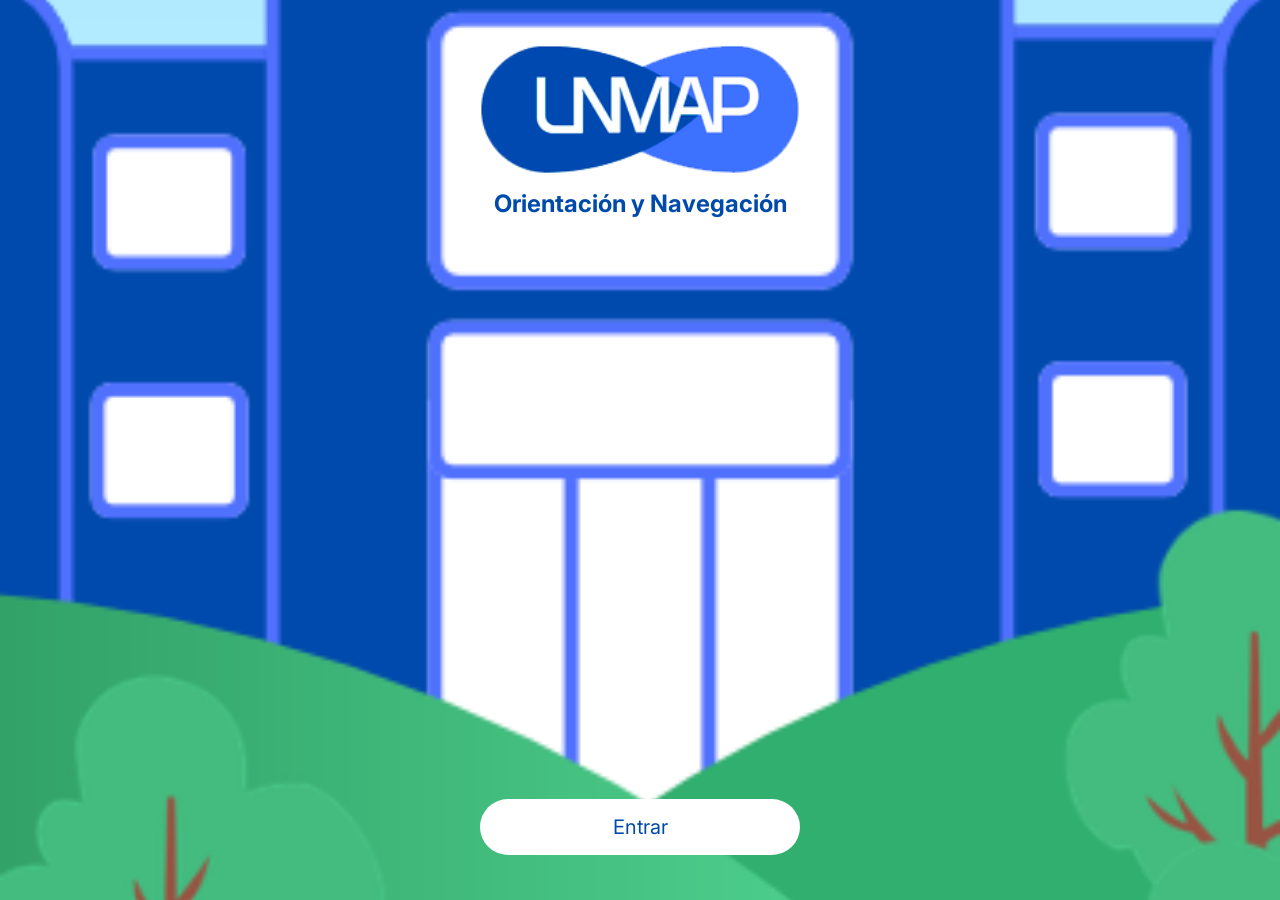
<file: index.html>
<!DOCTYPE html>
<html lang="es">

<head>
    <meta charset="UTF-8">
    <meta name="viewport" content="width=device-width, initial-scale=1.0">
    <title>UNMaps | Entrar</title>
    <link rel="icon" type="image/png" href="img/icons/mapita.png">
    <link rel="preconnect" href="https://fonts.googleapis.com">
    <link rel="preconnect" href="https://fonts.gstatic.com" crossorigin>
    <link
        href="https://fonts.googleapis.com/css2?family=Inter:ital,opsz,wght@0,14..32,100..900;1,14..32,100..900&display=swap"
        rel="stylesheet">
    <link href="https://cdn.jsdelivr.net/npm/bootstrap@5.3.3/dist/css/bootstrap.min.css" rel="stylesheet">
    <link rel="stylesheet" href="https://cdn.jsdelivr.net/npm/bootstrap-icons@1.11.3/font/bootstrap-icons.min.css">
    <link rel="stylesheet" href="style.css">
</head>

<body class="page-index">
    <main>
        <div class="main-index">
            <img src="img/logo.png" class="logo-index" alt="Logotipo de U.N.MAP">
            <p class="texto-index">Orientación y Navegación</p>
        </div>
        <a class="index-button" href="inicio.html">Entrar</a>
    </main>
</body>

</html>
</file>
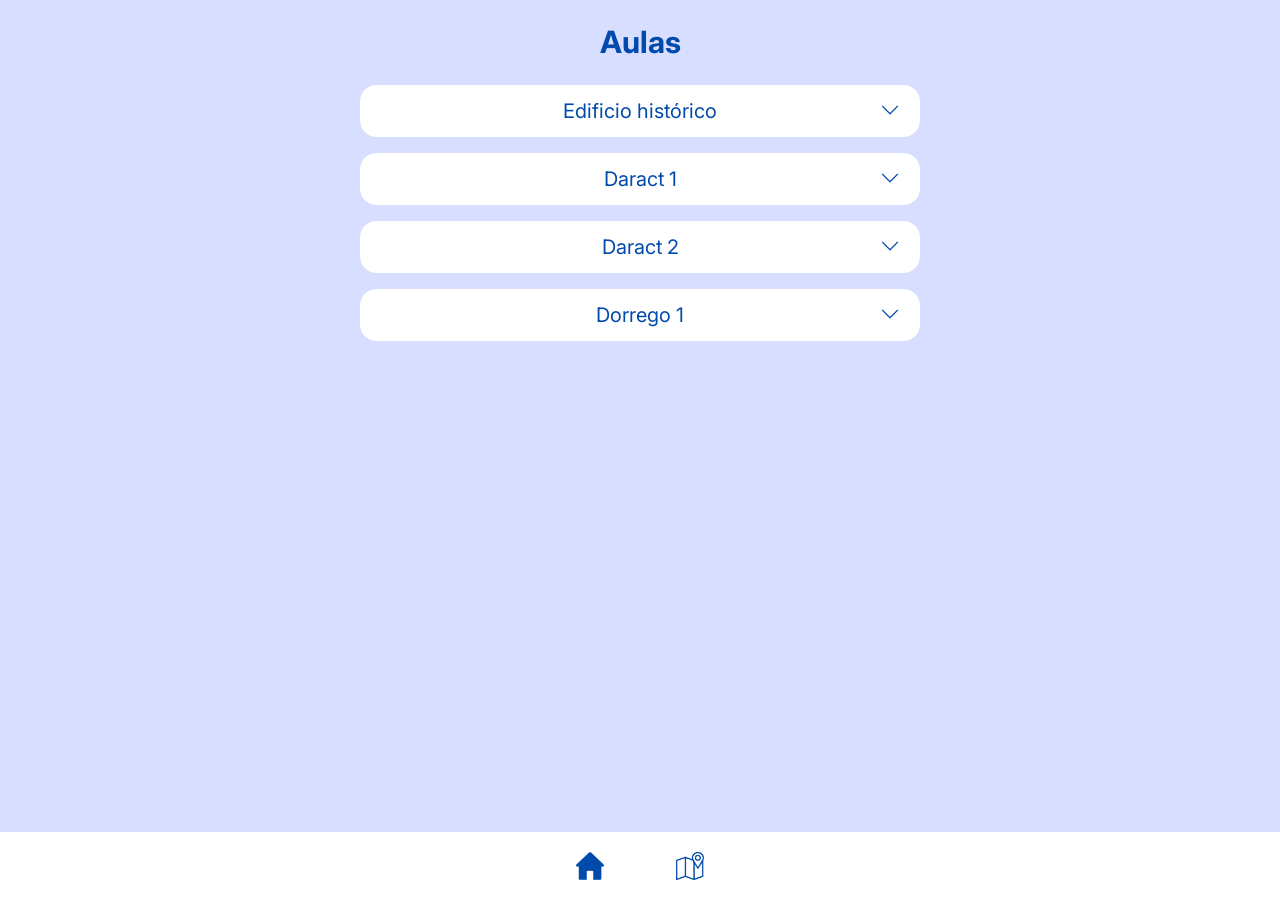
<file: aulas.html>
<!DOCTYPE html>
<html lang="es">
<head>
    <meta charset="UTF-8">
    <meta name="viewport" content="width=device-width, initial-scale=1.0">
    <title>UNMaps - Búsqueda</title>
    <link rel="icon" type="image/png" href="img/icons/mapita.png">
    <link rel="preconnect" href="https://fonts.googleapis.com">
    <link rel="preconnect" href="https://fonts.gstatic.com" crossorigin>
    <link href="https://fonts.googleapis.com/css2?family=Inter:ital,opsz,wght@0,14..32,100..900;1,14..32,100..900&display=swap" rel="stylesheet">
    <link href="https://cdn.jsdelivr.net/npm/bootstrap@5.3.3/dist/css/bootstrap.min.css" rel="stylesheet">
    <link rel="stylesheet" href="https://cdn.jsdelivr.net/npm/bootstrap-icons@1.11.3/font/bootstrap-icons.min.css">
    <link rel="stylesheet" href="style.css">
</head>
<body class="page-search">
    <nav class="navbar fixed-bottom py-2">
        <div class="container-fluid justify-content-center gap-5">
            <a href="inicio.html" class="nav-icon-button" data-page="inicio" aria-label="Inicio">
                <img src="img/icons/casa.png" alt="" aria-hidden="true">
            </a>
            <a href="map.html" class="nav-icon-button" data-page="map" aria-label="Mapa">
                <img src="img/icons/mapita.png" alt="" aria-hidden="true">
            </a>
        </div>
    </nav>

    <main class="container text-center py-4">
        <h1 class="titulo-aulas-edificios">Aulas</h1>

        <div class="d-grid gap-3 mt-4 building-list">
            <div class="building-item">
                <button type="button" class="building-button" aria-expanded="false" aria-controls="options-historico">
                    Edificio histórico <i class="bi bi-chevron-down" aria-hidden="true"></i>
                </button>
                <div class="building-options" id="options-historico" hidden>
                    <div class="room-grid">
                        <button type="button" class="room-button" data-room="H001" data-route="salonH001">H001</button>
                        <button type="button" class="room-button" data-room="H002" data-route="salonH002">H002</button>
                        <button type="button" class="room-button" data-room="H003" data-route="salonH003">H003</button>
                        <button type="button" class="room-button" data-room="H004" data-route="salonH004">H004</button>
                        <button type="button" class="room-button" data-room="G001" data-route="salonG001">G001</button>
                        <button type="button" class="room-button" data-room="G002" data-route="salonG002">G002</button>
                        <button type="button" class="room-button" data-room="G003" data-route="salonG003">G003</button>
                        <button type="button" class="room-button" data-room="G004" data-route="salonG004">G004</button>
                        <button type="button" class="room-button" data-room="F001" data-route="salonF001">F001</button>
                        <button type="button" class="room-button" data-room="F002" data-route="salonF002">F002</button>
                        <button type="button" class="room-button" data-room="F003" data-route="salonF003">F003</button>
                        <button type="button" class="room-button" data-room="F004" data-route="salonF004">F004</button>
                    </div>
                </div>
            </div>
            <div class="building-item">
                <button type="button" class="building-button" aria-expanded="false" aria-controls="options-daract-1">
                    Daract 1 <i class="bi bi-chevron-down" aria-hidden="true"></i>
                </button>
                <div class="building-options" id="options-daract-1" hidden>
                    <div class="room-grid">
                        <button type="button" class="room-button" data-room="Aula1y3" data-route="d1aula1y3">Aula 1-3</button>
                        <button type="button" class="room-button" data-room="Aula2" data-route="d1aula2">Aula 2</button>
                        <button type="button" class="room-button" data-room="Aula4" data-route="d1aula4">Aula 4</button>
                        <button type="button" class="room-button" data-room="Aula5y7" data-route="d1aula5y7">Aula 5-7</button>
                        <button type="button" class="room-button" data-room="Aula6" data-route="d1aula6">Aula 6</button>
                        <button type="button" class="room-button" data-room="Aula8" data-route="d1aula8">Aula 8</button>
                    </div>
                </div>
            </div>
            <div class="building-item">
                <button type="button" class="building-button" aria-expanded="false" aria-controls="options-daract-2">
                    Daract 2 <i class="bi bi-chevron-down" aria-hidden="true"></i>
                </button>
                <div class="building-options" id="options-daract-2" hidden>
                    <div class="room-grid">
                        <button type="button" class="room-button" data-room="aula1y3" data-route="d2aula1y3">Aula 1-3</button>
                        <button type="button" class="room-button" data-room="aula2" data-route="d2aula2">Aula 2</button>
                        <button type="button" class="room-button" data-room="aula4" data-route="d2aula4">Aula 4</button>
                        <button type="button" class="room-button" data-room="aula5" data-route="d2aula5">Aula 5</button>
                        <button type="button" class="room-button" data-room="aula6" data-route="d2aula6">Aula 6</button>
                        <button type="button" class="room-button" data-room="aula8" data-route="d2aula8">Aula 8</button>
                        <button type="button" class="room-button" data-room="sum" data-route="d2sum">SUM</button>
                    </div>
                </div>
            </div>
            <div class="building-item">
                <button type="button" class="building-button" aria-expanded="false" aria-controls="options-dorrego-1">
                    Dorrego 1 <i class="bi bi-chevron-down" aria-hidden="true"></i>
                </button>
                <div class="building-options" id="options-dorrego-1" hidden>
                    Próximamente...
                </div>
            </div>
        </div>
    </main>

    <script>
        const buildingButtons = document.querySelectorAll('.building-button');

        buildingButtons.forEach((button) => {
            button.addEventListener('click', () => {
                if (button.getAttribute('aria-controls') === 'options-daract-1') {
                    localStorage.setItem('daractI', 'true');
                    localStorage.setItem('daractII', 'false');
                } else if (button.getAttribute('aria-controls') === 'options-daract-2') {
                    localStorage.setItem('daractI', 'false');
                    localStorage.setItem('daractII', 'true');
                } else {
                    localStorage.setItem('SUM', 'false');
                }

                const options = document.getElementById(button.getAttribute('aria-controls'));
                const shouldOpen = button.getAttribute('aria-expanded') !== 'true';

                buildingButtons.forEach((item) => {
                    item.setAttribute('aria-expanded', 'false');
                    const itemOptions = document.getElementById(item.getAttribute('aria-controls'));
                    const itemElement = item.closest('.building-item');
                    itemElement.classList.remove('is-open');
                    itemOptions.hidden = true;
                });

                if (shouldOpen) {
                    const buildingItem = button.closest('.building-item');
                    options.hidden = false;
                    options.getBoundingClientRect();
                    button.setAttribute('aria-expanded', 'true');
                    buildingItem.classList.add('is-open');
                }

                document.body.classList.toggle('has-open-building', shouldOpen);
            });
        });

        document.querySelectorAll('.room-grid').forEach((grid) => {
            grid.addEventListener('click', (event) => {
                const selectedButton = event.target.closest('.room-button');
                if (!selectedButton) return;

                const selectedRoom = selectedButton.dataset.room;
                const isSum = selectedRoom === 'sum';
                const isHistorico = grid.closest('.building-options').id === 'options-historico';
                const isDaractI = grid.closest('.building-options').id === 'options-daract-1';
                const isDaractII = grid.closest('.building-options').id === 'options-daract-2';
                const routeRooms = isDaractI
                    ? ['Aula1y3', 'Aula2', 'Aula4', 'Aula5y7', 'Aula6', 'Aula8']
                    : ['aula1y3', 'aula2', 'aula4', 'aula5', 'aula6', 'aula8'];
                routeRooms.forEach((room) => {
                    localStorage.setItem(room, String(selectedRoom === room));
                });
                localStorage.setItem('SUM', String(isSum));
                if (isHistorico) {
                    localStorage.setItem('daractI', 'false');
                    localStorage.setItem('daractII', 'false');
                }
                if (isDaractI) {
                    localStorage.setItem('daractI', 'true');
                    localStorage.setItem('daractII', 'false');
                }
                if (isSum) {
                    localStorage.setItem('daractI', 'false');
                    localStorage.setItem('daractII', 'true');
                }

                grid.querySelectorAll('.room-button').forEach((button) => {
                    button.classList.toggle('is-selected', button === selectedButton);
                });

                if (isHistorico || isDaractI || isDaractII) {
                    const params = new URLSearchParams({
                        ubicacion_objetivo_aulas: selectedButton.dataset.route
                    });
                    if (isHistorico) {
                        params.set('ubicacion_objetivo', 'historico');
                    } else if (isDaractI || isDaractII) {
                        params.set('ubicacion_objetivo', isDaractI ? 'daract1' : 'daract2');
                    }
                    setTimeout(() => {
                        window.location.href = `map.html?${params.toString()}`;
                    }, 180);
                }
            });
        });

        const currentPage = window.location.pathname.split('/').pop() || 'inicio.html';
        const navButtons = document.querySelectorAll('.navbar .nav-icon-button');

        navButtons.forEach((button) => {
            const page = button.dataset.page;
            const isCurrentPage =
                (page === 'inicio' && currentPage === 'inicio.html') ||
                (page === 'map' && currentPage === 'map.html');

            button.classList.toggle('active', isCurrentPage);

            button.addEventListener('click', () => {
                navButtons.forEach((item) => item.classList.remove('active'));
                button.classList.add('active');
            });
        });
    </script>
</body>
</html>
</file>
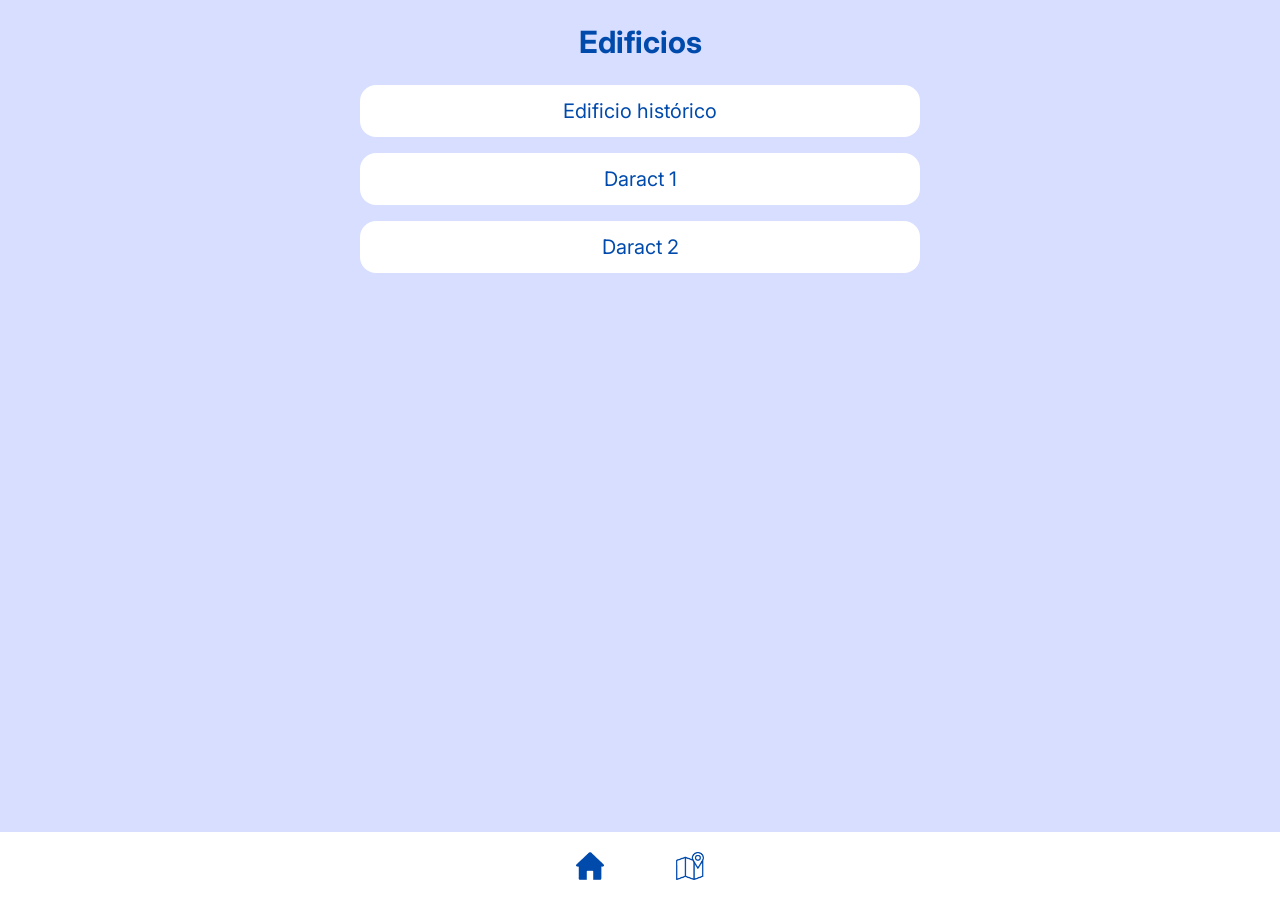
<file: edificios.html>
<!DOCTYPE html>
<html lang="es">
<head>
    <meta charset="UTF-8">
    <meta name="viewport" content="width=device-width, initial-scale=1.0">
    <title>UNMaps - Edificios</title>
    <link rel="icon" type="image/png" href="img/icons/mapita.png">
    <link rel="preconnect" href="https://fonts.googleapis.com">
    <link rel="preconnect" href="https://fonts.gstatic.com" crossorigin>
    <link href="https://fonts.googleapis.com/css2?family=Inter:ital,opsz,wght@0,14..32,100..900;1,14..32,100..900&display=swap" rel="stylesheet">
    <link href="https://cdn.jsdelivr.net/npm/bootstrap@5.3.3/dist/css/bootstrap.min.css" rel="stylesheet">
    <link rel="stylesheet" href="https://cdn.jsdelivr.net/npm/bootstrap-icons@1.11.3/font/bootstrap-icons.min.css">
    <link rel="stylesheet" href="style.css">
</head>
<body class="page-edificios">
    <nav class="navbar fixed-bottom py-2">
        <div class="container-fluid justify-content-center gap-5">
            <a href="inicio.html" class="nav-icon-button" data-page="inicio" aria-label="Inicio">
                <img src="img/icons/casa.png" alt="" aria-hidden="true">
            </a>
            <a href="map.html" class="nav-icon-button" data-page="map" aria-label="Mapa">
                <img src="img/icons/mapita.png" alt="" aria-hidden="true">
            </a>
        </div>
    </nav>

    <main class="container text-center py-4">
        <h1 class="titulo-aulas-edificios">Edificios</h1>

        <div class="d-grid gap-3 mt-4 building-list">
            <button type="button" class="building-button" data-target="historico">Edificio histórico</button>
            <button type="button" class="building-button" data-target="daract1">Daract 1</button>
            <button type="button" class="building-button" data-target="daract2">Daract 2</button>
        </div>
    </main>

    <script>
        document.querySelectorAll('.building-button').forEach((button) => {
            const target = button.dataset.target;

            if (!target) return;

            button.addEventListener('click', () => {
                const params = new URLSearchParams({
                    ubicacion_objetivo: target
                });

                setTimeout(() => {
                    window.location.href = `map.html?${params.toString()}`;
                }, 180);
            });
        });

        const currentPage = window.location.pathname.split('/').pop() || 'inicio.html';
        const navButtons = document.querySelectorAll('.navbar .nav-icon-button');

        navButtons.forEach((button) => {
            const page = button.dataset.page;
            const isCurrentPage =
                (page === 'inicio' && currentPage === 'inicio.html') ||
                (page === 'map' && currentPage === 'map.html');

            button.classList.toggle('active', isCurrentPage);

            button.addEventListener('click', () => {
                navButtons.forEach((item) => item.classList.remove('active'));
                button.classList.add('active');
            });
        });
    </script>
</body>
</html>
</file>
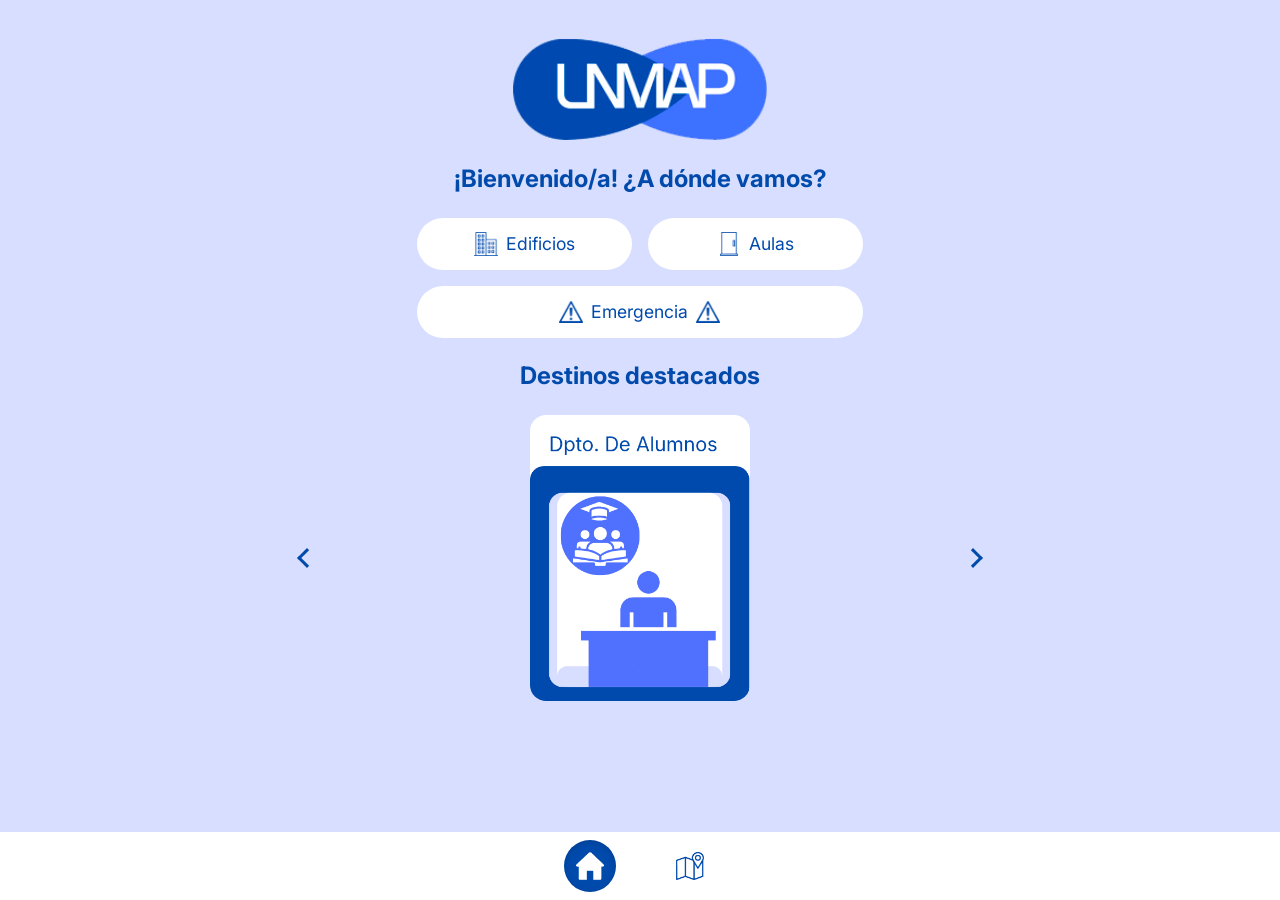
<file: inicio.html>
<!DOCTYPE html>
<html lang="es">

<head>
    <meta charset="UTF-8">
    <meta name="viewport" content="width=device-width, initial-scale=1.0">
    <title>UNMaps</title>
    <link rel="icon" type="image/png" href="img/icons/mapita.png">
    <!-- Bootstrap CSS CDN -->
    <link rel="preconnect" href="https://fonts.googleapis.com">
    <link rel="preconnect" href="https://fonts.gstatic.com" crossorigin>
    <link
        href="https://fonts.googleapis.com/css2?family=Inter:ital,opsz,wght@0,14..32,100..900;1,14..32,100..900&display=swap"
        rel="stylesheet">
    <link href="https://cdn.jsdelivr.net/npm/bootstrap@5.3.3/dist/css/bootstrap.min.css" rel="stylesheet">
    <link rel="stylesheet" href="https://cdn.jsdelivr.net/npm/bootstrap-icons@1.11.3/font/bootstrap-icons.min.css">
    <link rel="stylesheet" href="style.css">
</head>

<body class="page-inicio">
    <div class="d-flex justify-content-center">
        <img src="img/logo.png" class="logo-inicio" alt="Logotipo de U.N.MAP">
    </div>

    <!-- 1. Barra de navegación (Navbar) -->
    <nav class="navbar fixed-bottom py-2">
        <div class="container-fluid justify-content-center gap-5">
            <a href="inicio.html" class="nav-icon-button" data-page="inicio" aria-label="Inicio">
                <img src="img/icons/casa.png" alt="" aria-hidden="true">
            </a>
            <a href="map.html" class="nav-icon-button" data-page="map" aria-label="Mapa">
                <img src="img/icons/mapita.png" alt="" aria-hidden="true">
            </a>
        </div>
    </nav>

    <main class="container text-center py-4">
        <h1 class="textos-inicio">¡Bienvenido/a! ¿A dónde vamos?</h1>

        <div class="d-flex justify-content-center gap-3 mt-4">
            <a href="edificios.html" class="nav-icon-button home-action-button home-action-button--standard"
                aria-label="Edificios">
                <img src="img/icons/edificios.png" alt="" aria-hidden="true">
                Edificios
            </a>
            <a href="aulas.html" class="nav-icon-button home-action-button home-action-button--standard"
                aria-label="Aulas">
                <img src="img/icons/aulas.png" alt="" aria-hidden="true">
                Aulas
            </a>
        </div>

        <div class="d-flex justify-content-center mt-3">
            <button type="button" class="nav-icon-button home-action-button home-action-button--emergency"
                aria-label="Emergencia">
                <img src="img/icons/emergencia.png" alt="" aria-hidden="true">
                Emergencia
                <img src="img/icons/emergencia.png" alt="" aria-hidden="true">
            </button>
        </div>

        <h2 class="textos-inicio pt-4">Destinos destacados</h2>

        <div id="destinosCarousel" class="carousel slide mt-4" data-bs-ride="false" data-bs-touch="true"
            data-bs-interval="false">
            <div class="carousel-inner">
                <div class="carousel-item active">
                    <div class="destino-card border-0 shadow-sm overflow-hidden justify-content-center">
                        <button type="button" class="destination-route-button" data-route="dptoalumnos"
                            aria-label="Mostrar ruta al Departamento de alumnos">
                            <img src="img/carousel/dptoalumnos.png" class="dibujo-carta" alt="">
                        </button>
                    </div>
                </div>
                <div class="carousel-item">
                    <div class="destino-card border-0 shadow-sm overflow-hidden justify-content-center">
                        <button type="button" class="destination-route-button" data-route="banos"
                            aria-label="Mostrar ruta a los baños">
                            <img src="img/carousel/banios.png" class="dibujo-carta" alt="">
                        </button>
                    </div>
                </div>
                <div class="carousel-item">
                    <div class="destino-card border-0 shadow-sm overflow-hidden justify-content-center">
                        <button type="button" class="destination-route-button" data-route="buffetnuevo"
                            aria-label="Mostrar ruta al Buffet nuevo">
                            <img src="img/carousel/buffetnuevo.png" class="dibujo-carta" alt="">
                        </button>
                    </div>
                </div>
                <div class="carousel-item">
                    <div class="destino-card border-0 shadow-sm overflow-hidden justify-content-center">
                        <button type="button" class="destination-route-button" data-route="buffetviejo"
                            aria-label="Mostrar ruta al Buffet viejo">
                            <img src="img/carousel/buffetviejo.png" class="dibujo-carta" alt="">
                        </button>
                    </div>
                </div>
                <div class="carousel-item">
                    <div class="destino-card border-0 shadow-sm overflow-hidden justify-content-center">
                        <button type="button" class="destination-route-button" data-route="fotocopiadora"
                            aria-label="Mostrar ruta a la Fotocopiadora">
                            <img src="img/carousel/fotocopia.png" class="dibujo-carta" alt="">
                        </button>
                    </div>
                </div>
                <div class="carousel-item">
                    <div class="destino-card border-0 shadow-sm overflow-hidden justify-content-center">
                        <button type="button" class="destination-route-button" data-route="bienestar"
                            aria-label="Mostrar ruta a Bienestar">
                            <img src="img/carousel/bienestar.png" class="dibujo-carta" alt="">
                        </button>
                    </div>
                </div>
                <div class="carousel-item">
                    <div class="destino-card border-0 shadow-sm overflow-hidden justify-content-center">
                        <button type="button" class="destination-route-button" data-route="d1biblioteca"
                            data-zone="daract1" aria-label="Mostrar ruta a la Biblioteca ruidosa del Daract 1">
                            <img src="img/carousel/biblioruido.png" class="dibujo-carta" alt="">
                        </button>
                    </div>
                </div>
                <div class="carousel-item">
                    <div class="destino-card border-0 shadow-sm overflow-hidden justify-content-center">
                        <button type="button" class="destination-route-button" data-route="bibliotecasilenciosa"
                            aria-label="Mostrar ruta a la Biblioteca silenciosa">
                            <img src="img/carousel/bibliosilencio.png" class="dibujo-carta" alt="">
                        </button>
                    </div>
                </div>
                <div class="carousel-item">
                    <div class="destino-card border-0 shadow-sm overflow-hidden justify-content-center">
                        <button type="button" class="destination-route-button" data-route="enfermeria"
                            aria-label="Mostrar ruta a Enfermería">
                            <img src="img/carousel/enfermeria.png" class="dibujo-carta" alt="">
                        </button>
                    </div>
                </div>
            </div>
            <button class="carousel-control-prev" type="button" data-bs-target="#destinosCarousel"
                data-bs-slide="prev" aria-label="Destino anterior">
                <span class="carousel-control-prev-icon" aria-hidden="true"></span>
            </button>
            <button class="carousel-control-next" type="button" data-bs-target="#destinosCarousel"
                data-bs-slide="next" aria-label="Destino siguiente">
                <span class="carousel-control-next-icon" aria-hidden="true"></span>
            </button>
        </div>
    </main>

    <script>
        const edificiosLink = document.querySelector('.home-action-button[aria-label="Edificios"]');
        edificiosLink.addEventListener('click', (event) => {
            event.preventDefault();
            const destino = edificiosLink.href;
            setTimeout(() => {
                window.location.href = destino;
            }, 180);
        });

        const aulasLink = document.querySelector('.home-action-button[aria-label="Aulas"]');
        aulasLink.addEventListener('click', (event) => {
            event.preventDefault();
            const destino = aulasLink.href;
            setTimeout(() => {
                window.location.href = destino;
            }, 180);
        });

        const emergencyButton = document.querySelector('.home-action-button[aria-label="Emergencia"]');
        emergencyButton.addEventListener('click', () => {
            setTimeout(() => {
                window.location.href = 'map.html?ubicacion_objetivo=emergencia';
            }, 180);
        });

        const currentPage = window.location.pathname.split('/').pop() || 'inicio.html';
        const navButtons = document.querySelectorAll('.navbar .nav-icon-button');

        navButtons.forEach((button) => {
            const page = button.dataset.page;
            const isCurrentPage =
                (page === 'inicio' && currentPage === 'inicio.html') ||
                (page === 'map' && currentPage === 'map.html');

            button.classList.toggle('active', isCurrentPage);

            button.addEventListener('click', () => {
                navButtons.forEach((item) => item.classList.remove('active'));
                button.classList.add('active');
            });
        });

        const carousel = document.getElementById('destinosCarousel');
        document.querySelectorAll('.destination-route-button').forEach((button) => {
            button.addEventListener('click', () => {
                const params = new URLSearchParams();
                if (button.dataset.route === 'banos') {
                    params.set('ubicacion_objetivo', 'banos');
                } else {
                    params.set('ubicacion_objetivo', button.dataset.zone || 'historico');
                    params.set('ubicacion_objetivo_aulas', button.dataset.route);
                }

                setTimeout(() => {
                    window.location.href = `map.html?${params.toString()}`;
                }, 180);
            });
        });

        let startX = 0;
        let currentX = 0;
        let dragging = false;

        const resetDrag = () => {
            dragging = false;
            carousel.classList.remove('dragging');
        };

        const finishDrag = (event) => {
            if (!dragging) return;

            const deltaX = currentX - startX;
            resetDrag();

            if (carousel.hasPointerCapture && carousel.hasPointerCapture(event.pointerId)) {
                carousel.releasePointerCapture(event.pointerId);
            }

            if (Math.abs(deltaX) <= 50) return;

            const bsCarousel = bootstrap.Carousel.getOrCreateInstance(carousel);
            if (deltaX < 0) {
                bsCarousel.next();
            } else {
                bsCarousel.prev();
            }
        };

        carousel.addEventListener('pointerdown', (event) => {
            if (event.target.closest('.carousel-control-prev, .carousel-control-next, .destination-route-button')) return;

            event.preventDefault();
            dragging = true;
            startX = event.clientX;
            currentX = event.clientX;
            carousel.classList.add('dragging');

            if (carousel.setPointerCapture) {
                carousel.setPointerCapture(event.pointerId);
            }
        });

        carousel.addEventListener('pointermove', (event) => {
            if (!dragging) return;
            currentX = event.clientX;
        });

        carousel.addEventListener('pointerup', finishDrag);
        carousel.addEventListener('pointercancel', () => resetDrag());
    </script>

    <!-- Bootstrap JS Bundle con Popper (necesario para menús desplegables, modales, etc.) -->
    <script src="https://cdn.jsdelivr.net/npm/bootstrap@5.3.3/dist/js/bootstrap.bundle.min.js"></script>
</body>

</html>
</file>
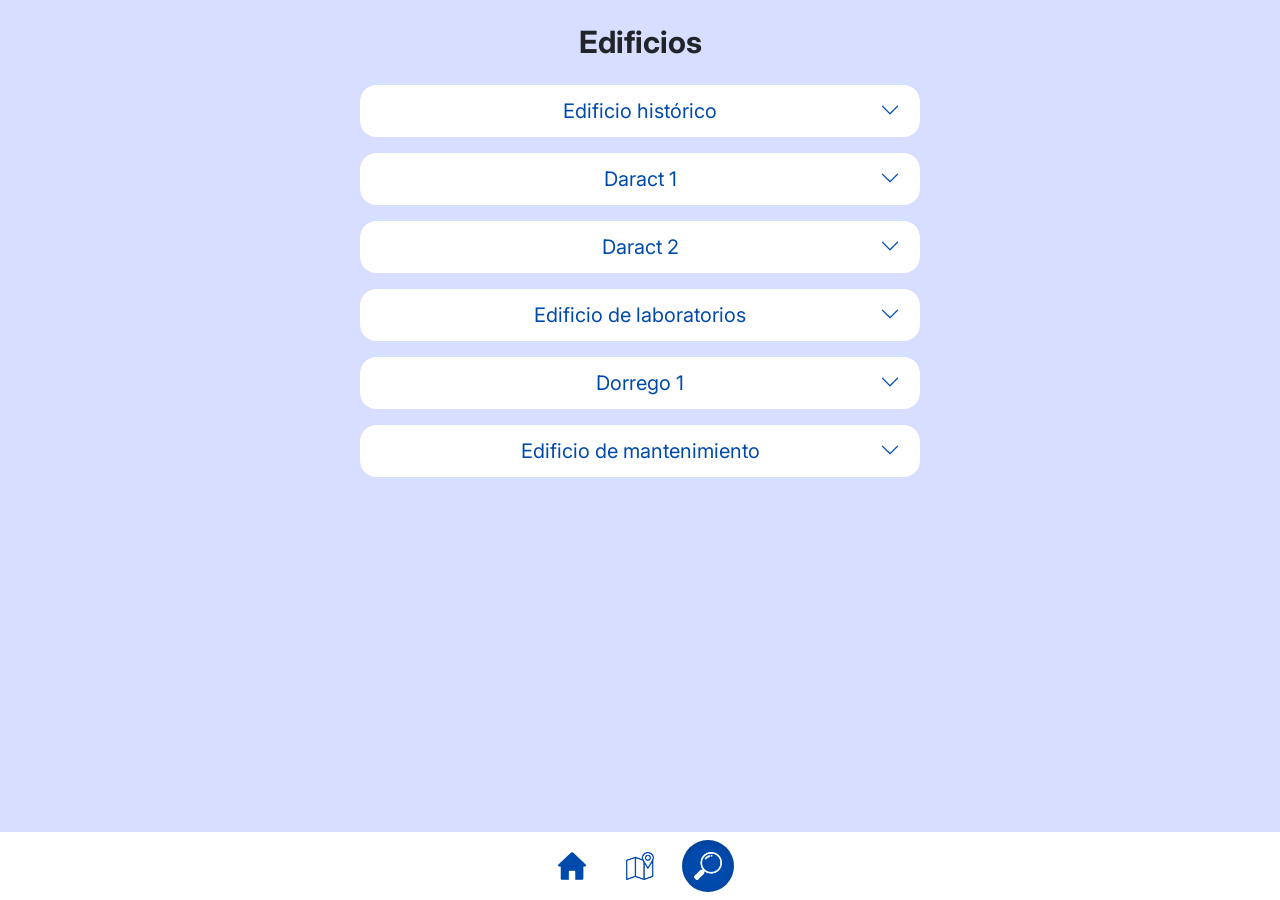
<file: search.html>
<!DOCTYPE html>
<html lang="es">
<head>
    <meta charset="UTF-8">
    <meta name="viewport" content="width=device-width, initial-scale=1.0">
    <title>UNMaps - Búsqueda</title>
    <link rel="preconnect" href="https://fonts.googleapis.com">
    <link rel="preconnect" href="https://fonts.gstatic.com" crossorigin>
    <link href="https://fonts.googleapis.com/css2?family=Inter:ital,opsz,wght@0,14..32,100..900;1,14..32,100..900&display=swap" rel="stylesheet">
    <link href="https://cdn.jsdelivr.net/npm/bootstrap@5.3.3/dist/css/bootstrap.min.css" rel="stylesheet">
    <link rel="stylesheet" href="https://cdn.jsdelivr.net/npm/bootstrap-icons@1.11.3/font/bootstrap-icons.min.css">
    <link rel="stylesheet" href="style.css">
</head>
<body class="page-search">
    <nav class="navbar fixed-bottom py-2">
        <div class="container-fluid justify-content-center gap-3">
            <a href="index.html" class="nav-icon-button" data-page="index" aria-label="Inicio">
                <img src="img/icons/casa.png" alt="" aria-hidden="true">
            </a>
            <a href="map.html" class="nav-icon-button" data-page="map" aria-label="Mapa">
                <img src="img/icons/mapita.png" alt="" aria-hidden="true">
            </a>
            <a href="search.html" class="nav-icon-button" data-page="search" aria-label="Buscar">
                <img src="img/icons/lupa.png" alt="" aria-hidden="true">
            </a>
        </div>
    </nav>

    <main class="container text-center py-4">
        <h1 class="fw-bold page-heading">Edificios</h1>

        <div class="d-grid gap-3 mt-4 building-list">
            <div class="building-item">
                <button type="button" class="building-button" aria-expanded="false" aria-controls="options-historico">
                    Edificio histórico <i class="bi bi-chevron-down" aria-hidden="true"></i>
                </button>
                <div class="building-options" id="options-historico" hidden>
                    Las opciones de aulas se agregarán aquí.
                </div>
            </div>
            <div class="building-item">
                <button type="button" class="building-button" aria-expanded="false" aria-controls="options-daract-1">
                    Daract 1 <i class="bi bi-chevron-down" aria-hidden="true"></i>
                </button>
                <div class="building-options" id="options-daract-1" hidden>
                    <div class="room-grid">
                        <button type="button" class="room-button" data-room="Aula1y3">Aula 1-3</button>
                        <button type="button" class="room-button" data-room="Aula2">Aula 2</button>
                        <button type="button" class="room-button" data-room="Aula4">Aula 4</button>
                        <button type="button" class="room-button" data-room="Aula5y7">Aula 5-7</button>
                        <button type="button" class="room-button" data-room="Aula6">Aula 6</button>
                        <button type="button" class="room-button" data-room="Aula8">Aula 8</button>
                        <button type="button" class="room-button" data-room="Banos">Baños</button>
                        <button type="button" class="room-button" data-room="Biblioteca">Biblioteca</button>
                    </div>
                </div>
            </div>
            <div class="building-item">
                <button type="button" class="building-button" aria-expanded="false" aria-controls="options-daract-2">
                    Daract 2 <i class="bi bi-chevron-down" aria-hidden="true"></i>
                </button>
                <div class="building-options" id="options-daract-2" hidden>
                    <div class="room-grid">
                        <button type="button" class="room-button" data-room="aula1y3">Aula 1-3</button>
                        <button type="button" class="room-button" data-room="aula2">Aula 2</button>
                        <button type="button" class="room-button" data-room="aula4">Aula 4</button>
                        <button type="button" class="room-button" data-room="aula5">Aula 5</button>
                        <button type="button" class="room-button" data-room="aula6">Aula 6</button>
                        <button type="button" class="room-button" data-room="aula8">Aula 8</button>
                        <button type="button" class="room-button" data-room="banos">Baños</button>
                        <button type="button" class="room-button" data-room="sum">SUM</button>
                    </div>
                </div>
            </div>
            <div class="building-item">
                <button type="button" class="building-button" aria-expanded="false" aria-controls="options-laboratorios">
                    Edificio de laboratorios <i class="bi bi-chevron-down" aria-hidden="true"></i>
                </button>
                <div class="building-options" id="options-laboratorios" hidden>
                    Las opciones de aulas se agregarán aquí.
                </div>
            </div>
            <div class="building-item">
                <button type="button" class="building-button" aria-expanded="false" aria-controls="options-dorrego-1">
                    Dorrego 1 <i class="bi bi-chevron-down" aria-hidden="true"></i>
                </button>
                <div class="building-options" id="options-dorrego-1" hidden>
                    Las opciones de aulas se agregarán aquí.
                </div>
            </div>
            <div class="building-item">
                <button type="button" class="building-button" aria-expanded="false" aria-controls="options-mantenimiento">
                    Edificio de mantenimiento <i class="bi bi-chevron-down" aria-hidden="true"></i>
                </button>
                <div class="building-options" id="options-mantenimiento" hidden>
                    Las opciones de aulas se agregarán aquí.
                </div>
            </div>
        </div>
    </main>

    <script>
        const buildingButtons = document.querySelectorAll('.building-button');

        buildingButtons.forEach((button) => {
            button.addEventListener('click', () => {
                if (button.getAttribute('aria-controls') === 'options-daract-1') {
                    localStorage.setItem('daractI', 'true');
                    localStorage.setItem('daractII', 'false');
                } else if (button.getAttribute('aria-controls') === 'options-daract-2') {
                    localStorage.setItem('daractI', 'false');
                    localStorage.setItem('daractII', 'true');
                } else {
                    localStorage.setItem('SUM', 'false');
                }

                const options = document.getElementById(button.getAttribute('aria-controls'));
                const shouldOpen = button.getAttribute('aria-expanded') !== 'true';

                buildingButtons.forEach((item) => {
                    item.setAttribute('aria-expanded', 'false');
                    const itemOptions = document.getElementById(item.getAttribute('aria-controls'));
                    const itemElement = item.closest('.building-item');
                    itemElement.classList.remove('is-open');
                    itemOptions.hidden = true;
                });

                if (shouldOpen) {
                    const buildingItem = button.closest('.building-item');
                    options.hidden = false;
                    options.getBoundingClientRect();
                    button.setAttribute('aria-expanded', 'true');
                    buildingItem.classList.add('is-open');
                }

                document.body.classList.toggle('has-open-building', shouldOpen);
            });
        });

        document.querySelectorAll('.room-grid').forEach((grid) => {
            grid.addEventListener('click', (event) => {
                const selectedButton = event.target.closest('.room-button');
                if (!selectedButton) return;

                const selectedRoom = selectedButton.dataset.room;
                const isSum = selectedRoom === 'sum';
                const isDaractI = grid.closest('.building-options').id === 'options-daract-1';
                const routeRooms = isDaractI
                    ? ['Aula1y3', 'Aula2', 'Aula4', 'Aula5y7', 'Aula6', 'Aula8', 'Banos', 'Biblioteca']
                    : ['aula1y3', 'aula2', 'aula4', 'aula5', 'aula6', 'aula8', 'banos'];
                routeRooms.forEach((room) => {
                    localStorage.setItem(room, String(selectedRoom === room));
                });
                localStorage.setItem('SUM', String(isSum));
                if (isDaractI) {
                    localStorage.setItem('daractI', 'true');
                    localStorage.setItem('daractII', 'false');
                }
                if (isSum) {
                    localStorage.setItem('daractI', 'false');
                    localStorage.setItem('daractII', 'true');
                }

                grid.querySelectorAll('.room-button').forEach((button) => {
                    button.classList.toggle('is-selected', button === selectedButton);
                });
            });
        });

        const currentPage = window.location.pathname.split('/').pop() || 'index.html';
        const navButtons = document.querySelectorAll('.navbar .nav-icon-button');

        navButtons.forEach((button) => {
            const page = button.dataset.page;
            const isCurrentPage =
                (page === 'index' && currentPage === 'index.html') ||
                (page === 'map' && currentPage === 'map.html') ||
                (page === 'search' && currentPage === 'search.html');

            button.classList.toggle('active', isCurrentPage);

            button.addEventListener('click', () => {
                navButtons.forEach((item) => item.classList.remove('active'));
                button.classList.add('active');
            });
        });
    </script>
</body>
</html>
</file>
<file: style.css>
.nav-icon-button {
    width: 52px;
    height: 52px;
    border-radius: 50%;
    border: none;
    background-color: #ffffff;
    color: #004aac;
    display: flex;
    align-items: center;
    justify-content: center;
    transition: all 0.2s ease-in-out;
    text-decoration: none;
    text-underline-offset: unset;
}

.nav-icon-button:hover,
.nav-icon-button:focus {
    background-color: #5070fe;
    border: none;
    color: #ffffff;
    text-decoration: none;
    text-underline-offset: unset;
}

.nav-icon-button:active,
.nav-icon-button.active {
    background-color: #004aac;
    border: none;
    color: #ffffff;
    box-shadow: inset 0 2px 6px rgba(0, 0, 0, 0.15);
}

.nav-icon-button i {
    font-size: 1.25rem;
}

.nav-icon-button img {
    width: 28px;
    height: 28px;
    object-fit: contain;
}

.nav-icon-button:hover img,
.nav-icon-button:focus img,
.nav-icon-button:active img,
.nav-icon-button.active img {
    filter: brightness(0) invert(1);
}

/* # Estilos compartidos */
.page-index {
    background-image: url('img/ingreso.png');
    background-size: cover;
    background-position: center center;
    background-repeat: no-repeat;
    min-height: 100vh;
    min-height: 100svh;
    margin: 0;
    padding: 0;
    overflow-x: hidden;
    font-family: 'Inter', sans-serif;
}

.page-index main {
    display: flex;
    flex-direction: column;
    min-height: 100vh;
    min-height: 100svh;
}

.main-index {
    display: flex;
    justify-content: flex-start;
    align-items: center;
    flex-direction: column;
    width: 100%;
    padding-top: clamp(1.5rem, 5vh, 3rem);
}

.logo-index {
    display: block;
    width: min(60vw, 320px);
    height: auto;
    filter: drop-shadow(0 0 3px #ffffff);
}

.texto-index {
    font-weight: bold;
    margin: 0.75rem 1rem 0;
    font-size: clamp(1.1rem, 2.2vw, 1.5rem);
    color: #004aac;
    text-align: center;
    -webkit-text-stroke: 1.5px #ffffff;
    paint-order: stroke fill;
}

.index-button {
    display: flex;
    justify-content: center;
    align-items: center;
    width: min(80%, 320px);
    margin: auto auto clamp(1.5rem, 5vh, 3rem);
    padding: 0.8rem 1rem;
    border-radius: 999px;
    background-color: #ffffff;
    color: #004aac;
    font-size: 20px;
    text-decoration: none;
    transition: background-color 0.2s ease-in-out;
}

.index-button:hover,
.index-button:focus-visible {
    background-color: #5070fe;
}

.index-button:focus-visible {
    outline: 2px solid #004aac;
    outline-offset: 3px;
}

.page-inicio,
.page-map,
.page-search,
.page-edificios {
    font-family: 'Inter', sans-serif;
    font-size: 12pt;
    background-color: #d7deff;
    padding-bottom: 76px;
}

.page-inicio h3,
.page-inicio h4,
.page-inicio h5,
.page-inicio h6,
.page-map h1,
.page-map h2,
.page-map h3,
.page-map h4,
.page-map h5,
.page-map h6,
.page-search h1,
.page-search h2,
.page-search h3,
.page-search h4,
.page-search h5,
.page-search h6,
.page-edificios h1,
.page-edificios h2,
.page-edificios h3,
.page-edificios h4,
.page-edificios h5,
.page-edificios h6 {
    font-size: 23pt;
}

.page-inicio .nav-icon-button,
.page-map .nav-icon-button,
.page-search .nav-icon-button,
.page-edificios .nav-icon-button {
    font-size: 15pt;
}

.page-inicio .navbar.fixed-bottom,
.page-map .navbar.fixed-bottom,
.page-search .navbar.fixed-bottom,
.page-edificios .navbar.fixed-bottom {
    background-color: #ffffff !important;
}

.page-inicio .navbar.fixed-bottom .nav-icon-button,
.page-map .navbar.fixed-bottom .nav-icon-button,
.page-search .navbar.fixed-bottom .nav-icon-button,
.page-edificios .navbar.fixed-bottom .nav-icon-button {
    margin: 0;
}

/* # inicio.html */

.textos-inicio {
    font-weight: bold;
    font-size: 150%;
    color: #004aac;
}

.page-inicio .home-action-button {
    gap: 8px;
    border-radius: 999px;
    font-size: 110%;
}

.page-inicio .home-action-button img {
    width: 24px;
    height: 24px;
    object-fit: contain;
}

.page-inicio #destinosCarousel {
    position: relative;
    overflow: hidden;
    touch-action: pan-y;
    user-select: none;
    cursor: grab;
}

.page-inicio #destinosCarousel.dragging {
    cursor: grabbing;
}

.page-inicio #destinosCarousel .carousel-inner {
    overflow: hidden;
}

.page-inicio #destinosCarousel .carousel-control-prev,
.page-inicio #destinosCarousel .carousel-control-next {
    top: 50%;
    bottom: auto;
    width: 44px;
    height: 44px;
    opacity: 1;
    transform: translateY(-50%);
}

.page-inicio #destinosCarousel .carousel-control-prev-icon,
.page-inicio #destinosCarousel .carousel-control-next-icon {
    width: 14px;
    height: 14px;
    background-image: none;
}

.page-inicio #destinosCarousel .carousel-control-prev-icon {
    border-left: 3px solid #004aac;
    border-bottom: 3px solid #004aac;
    transform: rotate(45deg);
}

.page-inicio #destinosCarousel .carousel-control-next-icon {
    border-right: 3px solid #004aac;
    border-bottom: 3px solid #004aac;
    transform: rotate(-45deg);
}

.page-inicio #destinosCarousel .carousel-control-prev {
    left: calc(50% - 31% - 3rem);
}

.page-inicio #destinosCarousel .carousel-control-next {
    right: calc(50% - 31% - 3rem);
}

/*0000000000000000000000000000000000000000000000000000000000000000000000000000000000000*/
.page-inicio .destino-card {
    border: 0px;
    background: rgba(236, 8, 8, 0);
}

.page-inicio .destination-route-button {
    padding: 0;
    border: 0;
    background: transparent;
    line-height: 0;
    cursor: pointer;
}

.page-inicio .destination-route-button:focus-visible {
    outline: 3px solid #004aac;
    outline-offset: 4px;
    border-radius: 0.7rem;
}

@media (max-width: 440px) {
    .logo-inicio {
        width: 60%;
        margin-top: 5%;
    }

    .page-inicio .home-action-button--standard {
        width: 43%;
    }

    .page-inicio .home-action-button--emergency {
        width: 90%;
    }

    .page-inicio .dibujo-carta {
        border-radius: 0.7rem;
        width: 62%;
    }
}

@media (min-width: 441px) {
    .logo-inicio {
        width: 20%;
        margin-top: 3%;
    }

    .page-inicio .home-action-button--standard {
        width: 19.3%;
    }

    .page-inicio .home-action-button--emergency {
        width: 40%;
    }

    .page-inicio .dibujo-carta {
        border-radius: 1rem;
        width: 20%;
    }

    .page-inicio #destinosCarousel .carousel-control-prev {
        left: calc(50% - 10% - 3rem);
    }

    .page-inicio #destinosCarousel .carousel-control-next {
        right: calc(50% - 10% - 3rem);
    }
}

@media (min-width: 768px) {
    .page-inicio .dibujo-carta {
        width: 55%;
    }

    .page-inicio #destinosCarousel .carousel-control-prev {
        left: calc(50% - 27.5% - 3rem);
    }

    .page-inicio #destinosCarousel .carousel-control-next {
        right: calc(50% - 27.5% - 3rem);
    }
}

/* # map.html */
.page-map .map-placeholder {
    height: 400px;
    background: rgba(255, 255, 255, 0.45);
    border-radius: 20px;
}

/* # aulas.html */
.titulo-aulas-edificios {
    color: #004aac;
    font-size: 100%;
    font-weight: bold;
}

.page-search {
    --building-color-transition: background-color 0.5s ease, color 0.5s ease;
    transition: background-color 0.5s ease;
}

.page-search.has-open-building {
    background-color: #004aac;
}

.page-search.has-open-building h1 {
    color: #ffffff;
}

.page-search main h1 {
    transition: color 0.5s ease;
}

.page-search .building-list {
    max-width: 560px;
    margin-right: auto;
    margin-left: auto;
}

.page-edificios .building-list {
    max-width: 560px;
    margin-right: auto;
    margin-left: auto;
}

.page-edificios .building-button {
    width: 100%;
    min-height: 52px;
    padding: 0 20px;
    border: 0;
    border-radius: 16px;
    background-color: #ffffff;
    color: #004aac;
    font: inherit;
    font-size: 15pt;
    transition: all 0.2s ease-in-out;
}

.page-edificios .building-button:hover,
.page-edificios .building-button:focus {
    background-color: #5070fe;
    color: #ffffff;
}

.page-edificios .building-button:active {
    background-color: #004aac;
    color: #ffffff;
    box-shadow: inset 0 2px 6px rgba(0, 0, 0, 0.15);
}

.page-edificios .building-button:focus-visible {
    outline: 2px solid #004aac;
    outline-offset: 2px;
}

.page-search .building-item {
    overflow: hidden;
    border-radius: 16px;
}

.page-search .building-button {
    width: 100%;
    min-height: 52px;
    padding: 0 20px;
    border: 0;
    border-radius: 16px;
    background-color: #ffffff;
    color: #004aac;
    display: flex;
    align-items: center;
    justify-content: center;
    position: relative;
    font: inherit;
    font-size: 15pt;
    transition: var(--building-color-transition);
}

.page-search .building-button:not([aria-expanded="true"]):hover {
    background-color: #ffffff;
    color: #004aac;
}

.page-search .building-button:focus-visible {
    outline: 2px solid #d7deff;
    outline-offset: 2px;
}

.page-search .building-button[aria-expanded="true"] {
    border-radius: 16px 16px 0 0;
    background-color: #5070fe;
    color: #ffffff;
}

.page-search .building-button[aria-expanded="true"]:hover {
    background-color: #5070fe;
    color: #ffffff;
}

.page-search .building-button[aria-expanded="true"]:focus-visible {
    outline-offset: -2px;
}

.page-search .building-button i {
    position: absolute;
    right: 20px;
    transition: transform 0.2s ease;
}

.page-search .building-button[aria-expanded="true"] i {
    transform: rotate(180deg);
}

.page-search .building-options {
    padding: 16px 20px;
    border-radius: 0 0 16px 16px;
    background-color: #ffffff;
    color: #004aac;
    text-align: left;
    transition: var(--building-color-transition);
}

.page-search .building-item.is-open .building-options {
    background-color: #5070fe;
    color: #ffffff;
}

.page-search .building-options[hidden] {
    display: none;
}

.page-search .room-grid {
    display: grid;
    grid-template-columns: repeat(2, minmax(0, 1fr));
    gap: 10px;
}

.page-search .room-button {
    min-height: 44px;
    border: 0;
    border-radius: 12px;
    background-color: #ffffff;
    color: #004aac;
    font: inherit;
    font-size: 15pt;
    transition: all 0.2s ease-in-out;
}

.page-search .room-button:hover,
.page-search .room-button:focus-visible {
    background-color: #5070fe;
    color: #ffffff;
}

.page-search .room-button:active,
.page-search .room-button.is-selected {
    background-color: #004aac;
    color: #ffffff;
}

@media (prefers-reduced-motion: reduce) {

    .page-search,
    .page-search main h1,
    .page-search .building-button,
    .page-search .building-options {
        transition-duration: 0.01ms;
    }
}

body.page-map {
    margin: 0;
    padding: 0;
    overflow: hidden;
    /* Evita barras de desplazamiento */
}

#map-container {
    width: 100vw;
    height: calc(100vh - 65px);
    /* Ajusta los 65px según el alto de tu barra navbar */
    position: absolute;
    top: 0;
    left: 0;
}

/* Para asegurar que el canvas ocupe todo el div contenedor */
#map-container canvas {
    display: block;
}

/*---------------------------------------------------------------------------------BOTON DE ROTACION*/

#btn-rotar-mapa {
    position: fixed;
    top: 110px;
    left: 10px;
    z-index: 1000;

    display: flex;
    align-items: center;
    gap: 8px;

    padding: 12px 18px;

    background-color: #004aac;
    color: white;

    border: none;
    border-radius: 10px;

    font-family: 'Inter', sans-serif;
    font-size: 14px;
    font-weight: 600;

    cursor: pointer;
    /*box-shadow: 0 3px 8px rgba(0, 0, 0, 0.25);*/
}

#btn-rotar-mapa:hover {
    background-color: #5070fe;
}

#btn-rotar-mapa i {
    font-size: 18px;
}
</file>
